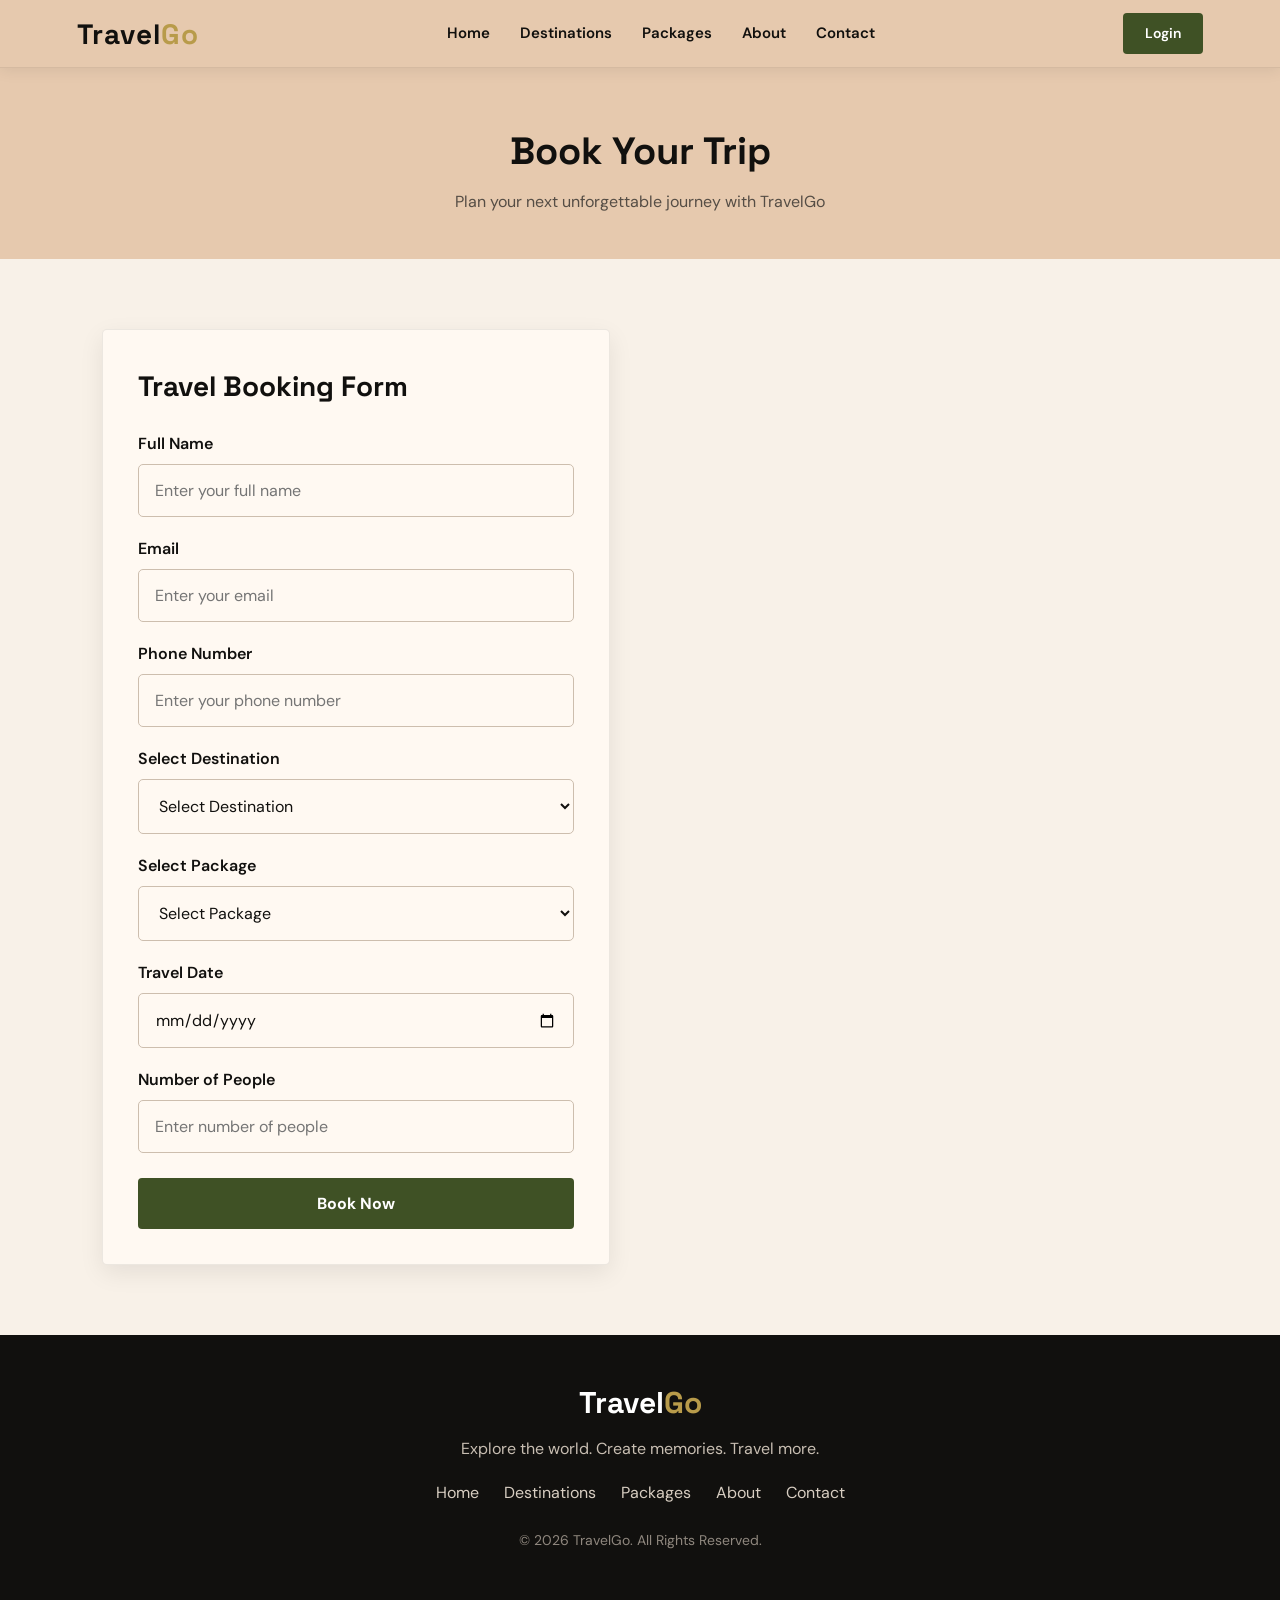
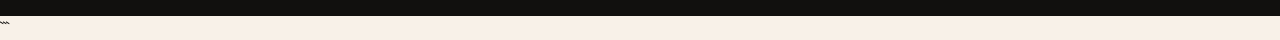
<file: booking.html>
<!DOCTYPE html>
<html lang="en">

<head>
    <meta charset="UTF-8">
    <meta name="viewport" content="width=device-width, initial-scale=1.0">
    <title>Book Your Trip - TravelGo</title>
    <link rel="stylesheet" href="style.css">
</head>

<body>

    <header class="navbar">
        <div class="logo">Travel<span>Go</span></div>

        <nav>
            <a href="index.html">Home</a>
            <a href="destinations.html">Destinations</a>
            <a href="packages.html">Packages</a>
            <a href="about.html">About</a>
            <a href="contact.html">Contact</a>
        </nav>

        <a href="login.html" class="login-btn">Login</a>
    </header>

    <section class="page-header">
        <h1>Book Your Trip</h1>
        <p>Plan your next unforgettable journey with TravelGo</p>
    </section>

    <section class="contact-page">
        <div class="contact-form">

            <h2>Travel Booking Form</h2>

            <form action="booking.php" method="POST">

                <label for="name">Full Name</label>
                <input type="text" id="name" name="name"
                    placeholder="Enter your full name" required>

                <label for="email">Email</label>
                <input type="email" id="email" name="email"
                    placeholder="Enter your email" required>

                <label for="phone">Phone Number</label>
                <input type="tel" id="phone" name="phone"
                    placeholder="Enter your phone number" required>

                <label for="destination">Select Destination</label>
                <select id="destination" name="destination" required>
                    <option value="">Select Destination</option>
                    <option value="Agra">Agra</option>
                    <option value="Jaipur">Jaipur</option>
                    <option value="Kerala">Kerala</option>
                    <option value="Goa">Goa</option>
                    <option value="Manali">Manali</option>
                </select>

                <label for="package">Select Package</label>
                <select id="package" name="package" required>
                    <option value="">Select Package</option>
                    <option value="Agra Weekend Escape">Agra Weekend Escape - ₹7,999</option>
                    <option value="Royal Rajasthan">Royal Rajasthan - ₹14,999</option>
                    <option value="Kerala Experience">Kerala Experience - ₹18,999</option>
                    <option value="Manali Adventure">Manali Adventure - ₹15,999</option>
                </select>

                <label for="travel_date">Travel Date</label>
                <input type="date" id="travel_date" name="travel_date" required>

                <label for="people">Number of People</label>
                <input type="number" id="people" name="people"
                    min="1" max="20"
                    placeholder="Enter number of people" required>

                <button type="submit">Book Now</button>

            </form>
        </div>
    </section>

    <footer>
        <div class="footer-logo">Travel<span>Go</span></div>
        <p>Explore the world. Create memories. Travel more.</p>

        <div class="footer-links">
            <a href="index.html">Home</a>
            <a href="destinations.html">Destinations</a>
            <a href="packages.html">Packages</a>
            <a href="about.html">About</a>
            <a href="contact.html">Contact</a>
        </div>

        <p class="copyright">© 2026 TravelGo. All Rights Reserved.</p>
    </footer>

    <script>
        document.addEventListener("DOMContentLoaded", function () {
            const params = new URLSearchParams(window.location.search);

            const selectedPackage = params.get("package");
            const selectedDestination = params.get("destination");

            const packageSelect = document.getElementById("package");
            const destinationSelect = document.getElementById("destination");
            const travelDateInput = document.getElementById("travel_date");

            if (selectedPackage && packageSelect) {
                const matchingPackage = Array.from(packageSelect.options)
                    .find(option =>
                        option.value.trim().toLowerCase() ===
                        selectedPackage.trim().toLowerCase()
                    );

                if (matchingPackage) {
                    packageSelect.value = matchingPackage.value;
                }
            }

            if (selectedDestination && destinationSelect) {
                const matchingDestination = Array.from(destinationSelect.options)
                    .find(option =>
                        option.value.trim().toLowerCase() ===
                        selectedDestination.trim().toLowerCase()
                    );

                if (matchingDestination) {
                    destinationSelect.value = matchingDestination.value;
                }
            }

            if (travelDateInput) {
                const today = new Date();
                const year = today.getFullYear();
                const month = String(today.getMonth() + 1).padStart(2, "0");
                const day = String(today.getDate()).padStart(2, "0");

                travelDateInput.min = `${year}-${month}-${day}`;
            }
        });
    </script>

</body>
</html>
```
</file>
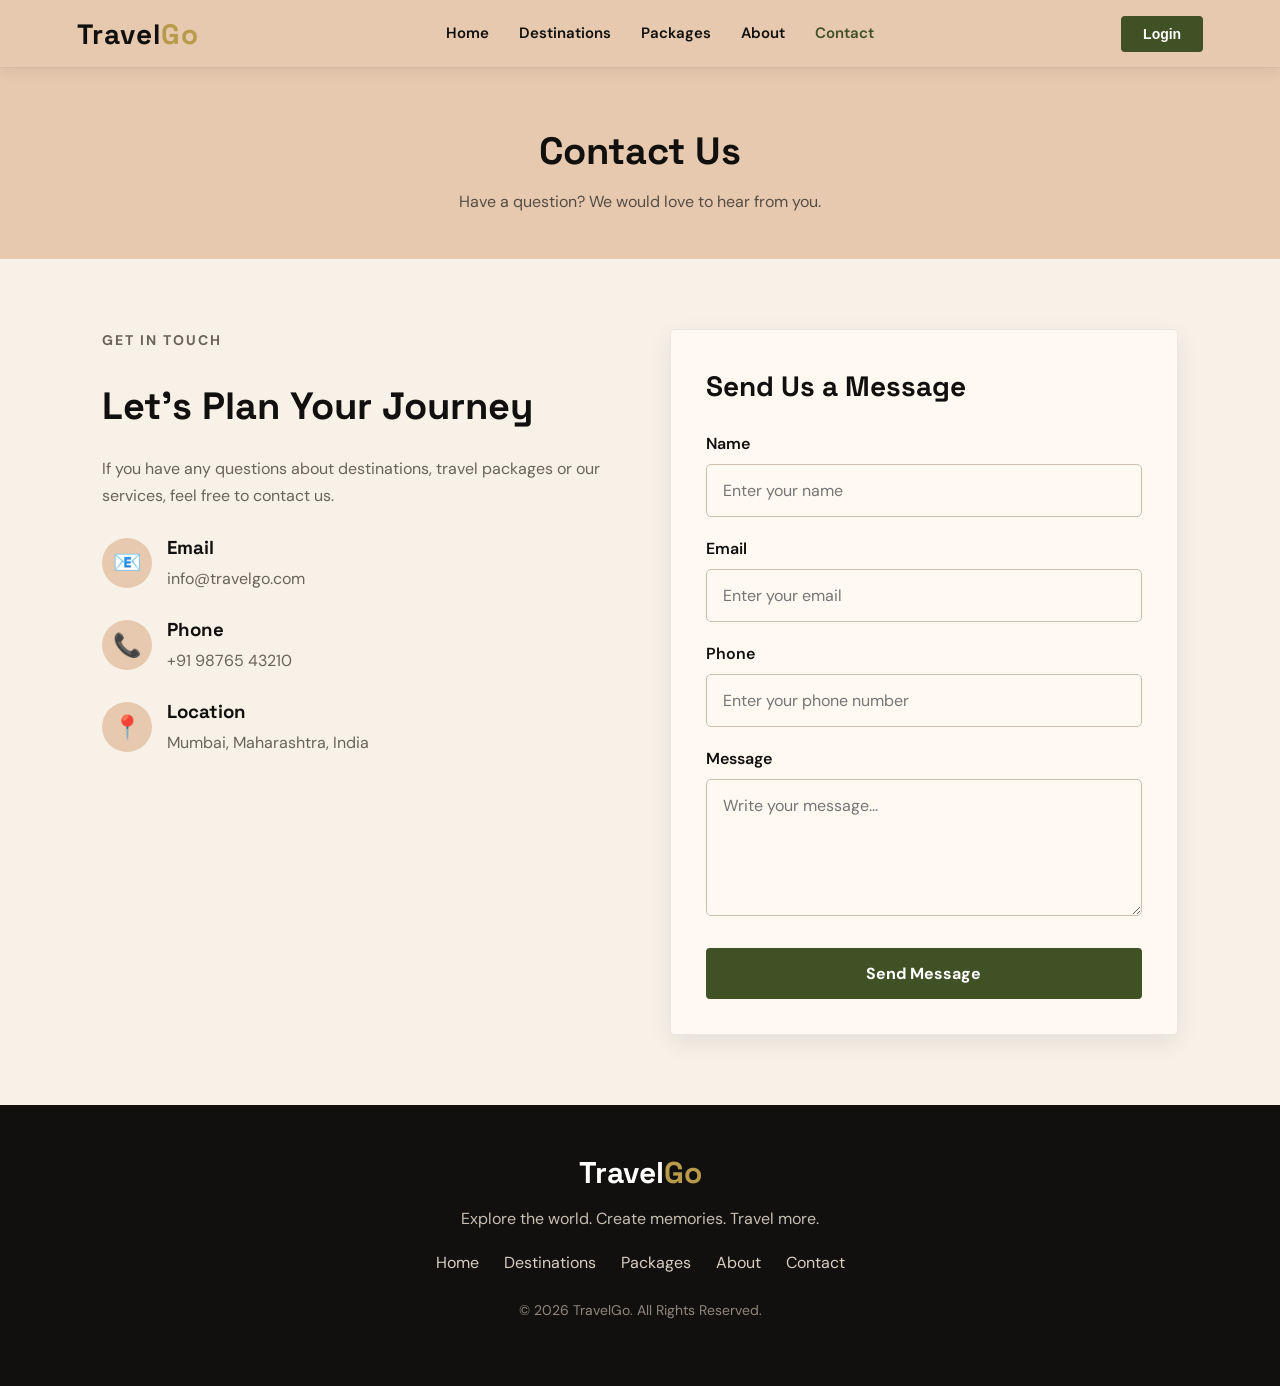
<file: contact.html>
<!DOCTYPE html>
<html lang="en">

<head>

    <meta charset="UTF-8">

    <meta name="viewport" content="width=device-width, initial-scale=1.0">

    <title>Contact Us - TravelGo</title>

    <link rel="stylesheet" href="style.css">

</head>

<body>


    <!-- ================= NAVBAR ================= -->

    <header class="navbar">

        <div class="logo">
            Travel<span>Go</span>
        </div>

        <nav>

            <a href="index.html">Home</a>

            <a href="destinations.html">Destinations</a>

            <a href="packages.html">Packages</a>

            <a href="about.html">About</a>

            <a href="contact.html" class="active">Contact</a>

        </nav>

        <button class="login-btn">
            Login
        </button>

    </header>


    <!-- ================= PAGE HEADER ================= -->

    <section class="page-header">

        <h1>
            Contact Us
        </h1>

        <p>
            Have a question? We would love to hear from you.
        </p>

    </section>


    <!-- ================= CONTACT SECTION ================= -->

    <section class="contact-page">


        <!-- Contact Information -->

        <div class="contact-info">

            <p class="about-small-title">
                GET IN TOUCH
            </p>

            <h2>
                Let's Plan Your Journey
            </h2>

            <p>
                If you have any questions about destinations,
                travel packages or our services, feel free to contact us.
            </p>


            <div class="contact-item">

                <div class="contact-icon">
                    📧
                </div>

                <div>

                    <h3>
                        Email
                    </h3>

                    <p>
                        info@travelgo.com
                    </p>

                </div>

            </div>


            <div class="contact-item">

                <div class="contact-icon">
                    📞
                </div>

                <div>

                    <h3>
                        Phone
                    </h3>

                    <p>
                        +91 98765 43210
                    </p>

                </div>

            </div>


            <div class="contact-item">

                <div class="contact-icon">
                    📍
                </div>

                <div>

                    <h3>
                        Location
                    </h3>

                    <p>
                        Mumbai, Maharashtra, India
                    </p>

                </div>

            </div>

        </div>


        <!-- Contact Form -->

        <div class="contact-form">

            <h2>
                Send Us a Message
            </h2>

            <form action="#" method="post">

                <label for="name">
                    Name
                </label>

                <input
                    type="text"
                    id="name"
                    name="name"
                    placeholder="Enter your name"
                    required>


                <label for="email">
                    Email
                </label>

                <input
                    type="email"
                    id="email"
                    name="email"
                    placeholder="Enter your email"
                    required>


                <label for="phone">
                    Phone
                </label>

                <input
                    type="tel"
                    id="phone"
                    name="phone"
                    placeholder="Enter your phone number">


                <label for="message">
                    Message
                </label>

                <textarea
                    id="message"
                    name="message"
                    rows="5"
                    placeholder="Write your message..."
                    required></textarea>


                <button type="submit">
                    Send Message
                </button>

            </form>

        </div>

    </section>


    <!-- ================= FOOTER ================= -->

    <footer>

        <div class="footer-logo">
            Travel<span>Go</span>
        </div>

        <p>
            Explore the world. Create memories. Travel more.
        </p>

        <div class="footer-links">

            <a href="index.html">
                Home
            </a>

            <a href="destinations.html">
                Destinations
            </a>

            <a href="packages.html">
                Packages
            </a>

            <a href="about.html">
                About
            </a>

            <a href="contact.html">
                Contact
            </a>

        </div>

        <p class="copyright">
            © 2026 TravelGo. All Rights Reserved.
        </p>

    </footer>


</body>

</html>
</file>
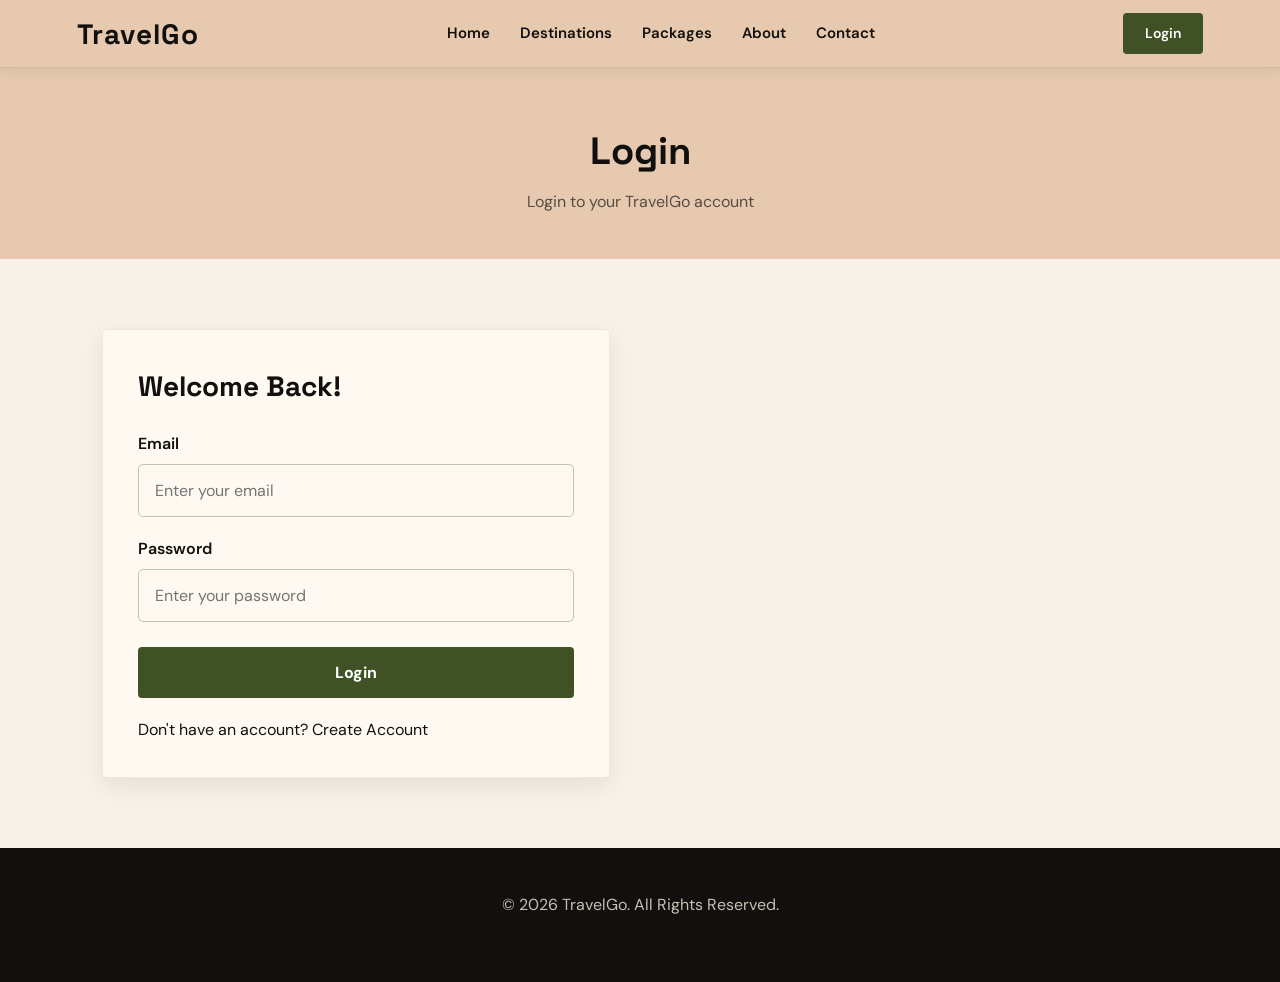
<file: login.html>
<!DOCTYPE html>
<html lang="en">
<head>
    <meta charset="UTF-8">
    <meta name="viewport" content="width=device-width, initial-scale=1.0">
    <title>Login - TravelGo</title>
    <link rel="stylesheet" href="style.css">
</head>

<body>

<header class="navbar">
    <div class="logo">TravelGo</div>

    <nav>
        <a href="index.html">Home</a>
        <a href="destinations.html">Destinations</a>
        <a href="packages.html">Packages</a>
        <a href="about.html">About</a>
        <a href="contact.html">Contact</a>
    </nav>

    <a href="login.html" class="login-btn">Login</a>
</header>

<section class="page-header">
    <h1>Login</h1>
    <p>Login to your TravelGo account</p>
</section>

<section class="contact-page">

    <div class="contact-form">

        <h2>Welcome Back!</h2>

        <form action="#" method="post">

            <label>Email</label>
            <input type="email" name="email" placeholder="Enter your email" required>

            <label>Password</label>
            <input type="password" name="password" placeholder="Enter your password" required>

            <button type="submit">Login</button>

        </form>

        <p style="margin-top: 20px;">
            Don't have an account?
            <a href="signup.html">Create Account</a>
        </p>

    </div>

</section>

<footer>
    <p>© 2026 TravelGo. All Rights Reserved.</p>
</footer>

</body>
</html>
</file>
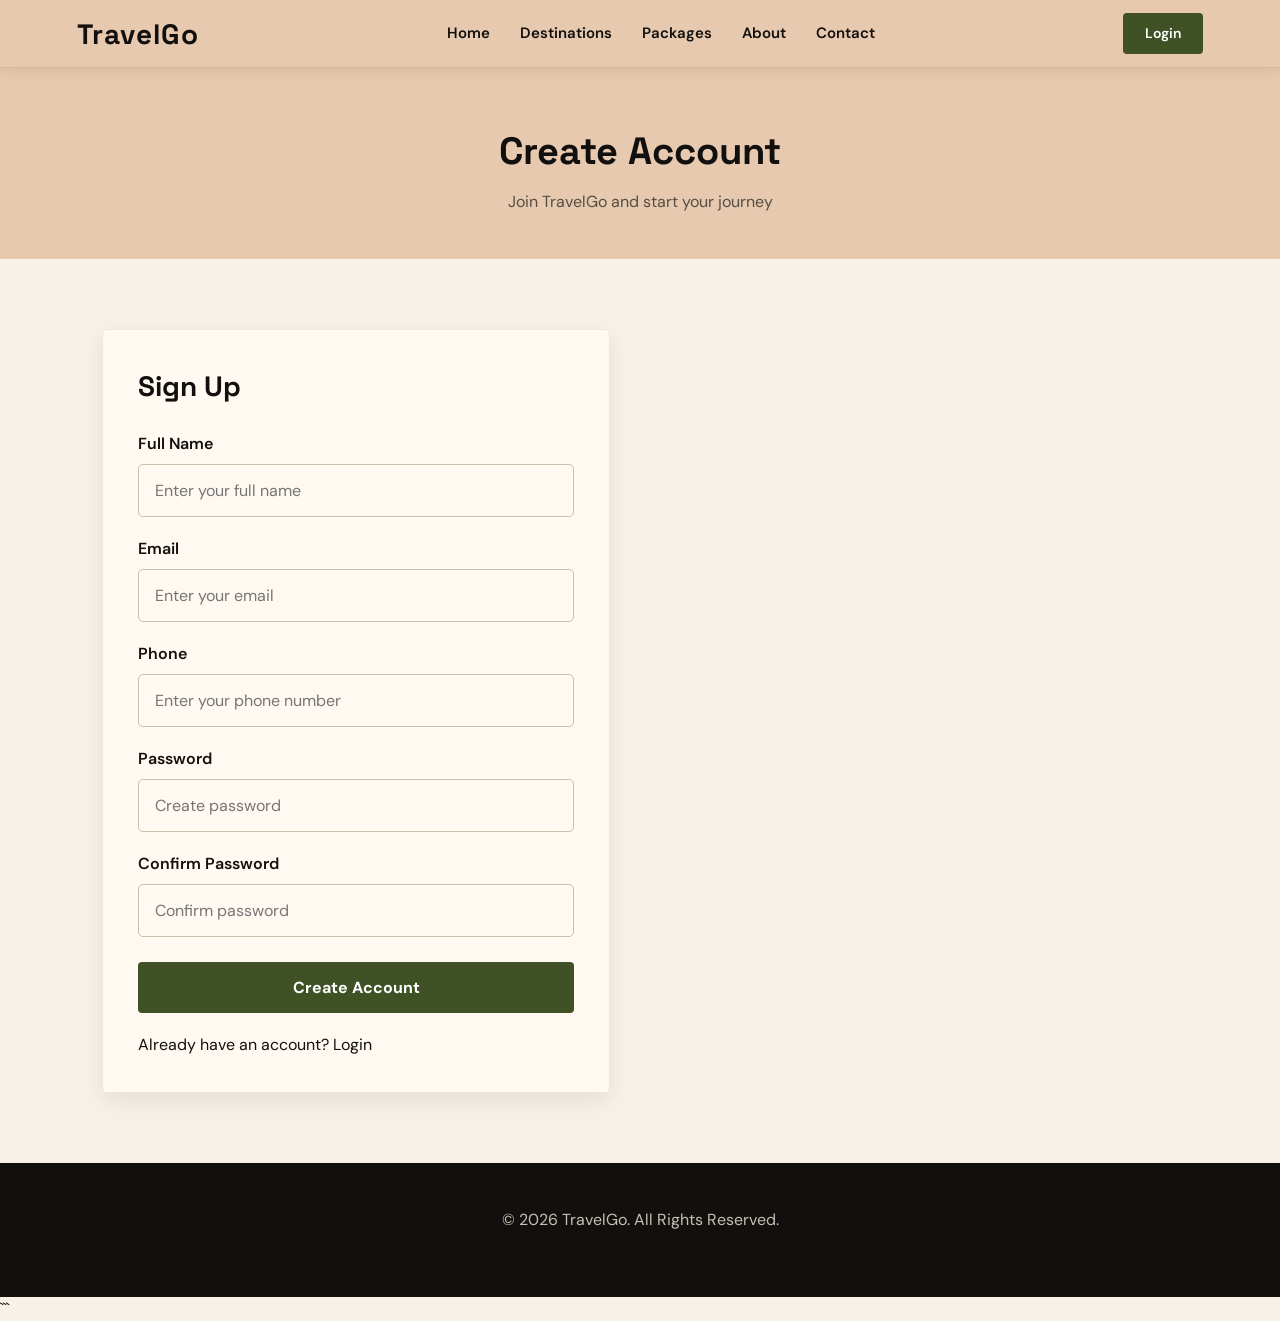
<file: signup.html>
<!DOCTYPE html>
<html lang="en">

<head>
    <meta charset="UTF-8">
    <meta name="viewport" content="width=device-width, initial-scale=1.0">
    <title>Sign Up - TravelGo</title>
    <link rel="stylesheet" href="style.css">
</head>

<body>

<header class="navbar">

    <div class="logo">TravelGo</div>

    <nav>
        <a href="index.html">Home</a>
        <a href="destinations.html">Destinations</a>
        <a href="packages.html">Packages</a>
        <a href="about.html">About</a>
        <a href="contact.html">Contact</a>
    </nav>

    <a href="login.html" class="login-btn">Login</a>

</header>


<section class="page-header">

    <h1>Create Account</h1>
    <p>Join TravelGo and start your journey</p>

</section>


<section class="contact-page">

    <div class="contact-form">

        <h2>Sign Up</h2>

        <form action="signup.php" method="POST">

            <label for="name">Full Name</label>
            <input
                type="text"
                id="name"
                name="name"
                placeholder="Enter your full name"
                required
            >


            <label for="email">Email</label>
            <input
                type="email"
                id="email"
                name="email"
                placeholder="Enter your email"
                required
            >


            <label for="phone">Phone</label>
            <input
                type="tel"
                id="phone"
                name="phone"
                placeholder="Enter your phone number"
                required
            >


            <label for="password">Password</label>
            <input
                type="password"
                id="password"
                name="password"
                placeholder="Create password"
                required
            >


            <label for="confirm_password">Confirm Password</label>
            <input
                type="password"
                id="confirm_password"
                name="confirm_password"
                placeholder="Confirm password"
                required
            >


            <button type="submit">Create Account</button>

        </form>


        <p style="margin-top: 20px;">

            Already have an account?

            <a href="login.html">Login</a>

        </p>

    </div>

</section>


<footer>

    <p>© 2026 TravelGo. All Rights Reserved.</p>

</footer>


</body>
</html>
```
</file>
<file: style.css>
/* ================= GOOGLE FONTS ================= */

@import url('https://fonts.googleapis.com/css2?family=DM+Sans:wght@400;500;600;700&family=Space+Grotesk:wght@400;500;600;700&display=swap');


/* ================= GENERAL ================= */

* {
    margin: 0;
    padding: 0;
    box-sizing: border-box;
}

html {
    scroll-behavior: smooth;
}

body {
    font-family: 'DM Sans', sans-serif;
    color: #11100E;
    background: #F8F1E8;
    line-height: 1.5;
}

a {
    text-decoration: none;
    color: inherit;
}

h1,
h2,
h3,
h4,
h5,
h6,
.logo {
    font-family: 'Space Grotesk', sans-serif;
    color: #11100E;
}


/* ================= NAVBAR ================= */

.navbar {
    width: 100%;
    min-height: 78px;
    display: flex;
    align-items: center;
    justify-content: space-between;
    padding: 0 7%;
    background: #E6C9AE;
    box-shadow: 0 2px 15px rgba(17, 16, 14, 0.08);
    border-bottom: 1px solid rgba(17, 16, 14, 0.08);
    position: sticky;
    top: 0;
    z-index: 1000;
}

.logo {
    font-size: 32px;
    font-weight: 700;
    color: #11100E;
    letter-spacing: 1px;
}

.logo span {
    color: #B89B4A;
}


/* Home page navbar */

.navbar nav {
    display: flex;
    align-items: center;
    gap: 30px;
}

.navbar nav a {
    font-size: 15px;
    font-weight: 600;
    color: #11100E;
    transition: 0.3s;
}

.navbar nav a:hover,
.navbar nav a.active {
    color: #3F5125;
}


/* Destinations / Packages navbar */

.nav-links {
    display: flex;
    align-items: center;
    gap: 30px;
    list-style: none;
    margin: 0;
    padding: 0;
}

.nav-links li {
    list-style: none;
}

.nav-links a {
    font-size: 15px;
    font-weight: 600;
    color: #11100E;
    transition: 0.3s;
}

.nav-links a:hover {
    color: #3F5125;
}


/* Login button */

.login-btn {
    border: none;
    background: #3F5125;
    color: white;
    padding: 12px 25px;
    border-radius: 4px;
    font-size: 15px;
    font-weight: 600;
    cursor: pointer;
    transition: 0.3s;
}

.login-btn:hover {
    background: #2F3D1C;
    transform: translateY(-1px);
}


/* ================= HERO ================= */

.hero {
    min-height: 620px;
    display: flex;
    align-items: center;
    padding: 80px 8%;

    background:
        linear-gradient(
            rgba(17, 16, 14, 0.40),
            rgba(17, 16, 14, 0.40)
        ),
        url("https://images.unsplash.com/photo-1500530855697-b586d89ba3ee?auto=format&fit=crop&w=1600&q=80");

    background-size: cover;
    background-position: center;
}

.hero-content {
    max-width: 700px;
    color: white;
}

.small-title {
    font-family: 'DM Sans', sans-serif;
    font-size: 14px;
    letter-spacing: 4px;
    margin-bottom: 20px;
    color: #E6C9AE;
    text-transform: uppercase;
    font-weight: 600;
}

.hero h1 {
    font-family: 'Space Grotesk', sans-serif;
    font-size: 64px;
    line-height: 1.08;
    margin-bottom: 20px;
    color: white;
    letter-spacing: -1px;
}

.hero h1 span {
    color: #E0C46B;
}

.hero-text {
    font-size: 18px;
    line-height: 1.7;
    margin-bottom: 30px;
    color: #F8F1E8;
}

.hero-buttons {
    display: flex;
    gap: 15px;
}

.primary-btn,
.secondary-btn {
    display: inline-block;
    padding: 13px 25px;
    border-radius: 4px;
    font-family: 'DM Sans', sans-serif;
    font-weight: 600;
    transition: 0.3s;
}

.primary-btn {
    background: #3F5125;
    color: white;
}

.primary-btn:hover {
    background: #2F3D1C;
    transform: translateY(-2px);
}

.secondary-btn {
    background: #F8F1E8;
    color: #11100E;
}

.secondary-btn:hover {
    background: #E6C9AE;
    transform: translateY(-2px);
}


/* ================= SECTIONS ================= */

.section {
    padding: 80px 8%;
    background: #F8F1E8;
}

.section-heading {
    text-align: center;
    margin-bottom: 45px;
}

.section-heading p {
    color: #B89B4A;
    font-size: 14px;
    font-weight: 700;
    letter-spacing: 2px;
    margin-bottom: 10px;
    text-transform: uppercase;
}

.section-heading h2 {
    font-family: 'Space Grotesk', sans-serif;
    font-size: 40px;
    margin-bottom: 12px;
    color: #11100E;
}

.section-heading span {
    color: #6B6259;
    font-size: 16px;
}


/* ================= DESTINATION CARDS ================= */

.destination-container {
    display: grid;
    grid-template-columns: repeat(3, 1fr);
    gap: 25px;
}

.destination-card {
    background: #FFF9F2;
    border-radius: 5px;
    overflow: hidden;
    border: 1px solid rgba(17, 16, 14, 0.08);
    box-shadow: 0 8px 25px rgba(17, 16, 14, 0.08);
    transition: 0.3s;
}

.destination-card:hover {
    transform: translateY(-7px);
    box-shadow: 0 14px 30px rgba(17, 16, 14, 0.14);
}

.destination-card img {
    width: 100%;
    height: 230px;
    object-fit: cover;
}

.card-content {
    padding: 22px;
}

.card-content h3 {
    font-family: 'Space Grotesk', sans-serif;
    font-size: 24px;
    margin-bottom: 10px;
}

.card-content p {
    color: #6B6259;
    line-height: 1.6;
    margin-bottom: 15px;
}

.card-content a {
    color: #3F5125;
    font-weight: 700;
}


/* ================= WHY US ================= */

.why-us {
    padding: 80px 8%;
    background: #E6C9AE;
}

.features {
    display: grid;
    grid-template-columns: repeat(4, 1fr);
    gap: 25px;
}

.feature-box {
    background: #FFF9F2;
    text-align: center;
    padding: 30px 20px;
    border-radius: 5px;
    border: 1px solid rgba(17, 16, 14, 0.08);
    box-shadow: 0 8px 25px rgba(17, 16, 14, 0.08);
}

.feature-icon {
    font-size: 40px;
    margin-bottom: 15px;
}

.feature-box h3 {
    font-family: 'Space Grotesk', sans-serif;
    margin-bottom: 12px;
}

.feature-box p {
    color: #6B6259;
    line-height: 1.6;
}


/* ================= PACKAGES ================= */

.package-container {
    display: grid;
    grid-template-columns: repeat(3, 1fr);
    gap: 25px;
}

.package-card {
    position: relative;
    background: #FFF9F2;
    padding: 35px 25px;
    border-radius: 5px;
    text-align: center;
    border: 1px solid rgba(17, 16, 14, 0.08);
    box-shadow: 0 8px 25px rgba(17, 16, 14, 0.08);
    transition: 0.3s;
}

.package-card:hover {
    transform: translateY(-6px);
    box-shadow: 0 14px 30px rgba(17, 16, 14, 0.14);
}

.package-card h3 {
    font-family: 'Space Grotesk', sans-serif;
    font-size: 24px;
    margin-bottom: 15px;
}

.package-price {
    color: #3F5125;
    font-size: 30px;
    font-weight: 700;
    margin-bottom: 10px;
}

.package-card ul {
    list-style: none;
    margin: 20px 0;
    line-height: 2;
    color: #554D45;
}

.package-card button {
    border: none;
    background: #3F5125;
    color: white;
    padding: 12px 25px;
    border-radius: 4px;
    cursor: pointer;
    font-family: 'DM Sans', sans-serif;
    font-size: 15px;
    font-weight: 600;
    transition: 0.3s;
}

.package-card button:hover {
    background: #2F3D1C;
    transform: translateY(-1px);
}

.package-card.popular {
    border: 2px solid #B89B4A;
}

.popular-tag {
    position: absolute;
    top: 0;
    right: 0;
    background: #B89B4A;
    color: #11100E;
    padding: 7px 14px;
    border-radius: 0 5px 0 5px;
    font-size: 12px;
    font-weight: 700;
}


/* ================= CONTACT HOME SECTION ================= */

.contact {
    padding: 60px 8%;
    background: #3F5125;
    color: white;
    display: flex;
    align-items: center;
    justify-content: space-between;
    gap: 30px;
}

.contact p {
    font-size: 14px;
    letter-spacing: 2px;
    margin-bottom: 10px;
}

.contact h2 {
    font-family: 'Space Grotesk', sans-serif;
    font-size: 35px;
    margin-bottom: 10px;
    color: white;
}

.contact span {
    color: #E6C9AE;
}

.contact button {
    background: #F8F1E8;
    color: #11100E;
    border: none;
    padding: 13px 28px;
    border-radius: 4px;
    font-family: 'DM Sans', sans-serif;
    font-weight: 700;
    cursor: pointer;
    transition: 0.3s;
}

.contact button:hover {
    background: #E6C9AE;
}


/* ================= PAGE HEADER ================= */

.page-header {
    text-align: center;
    padding: 75px 20px 55px;
    background: #E6C9AE;
}

.page-header h1 {
    font-family: 'Space Grotesk', sans-serif;
    font-size: 46px;
    margin-bottom: 12px;
    color: #11100E;
}

.page-header p {
    font-size: 18px;
    color: #554D45;
}


/* ================= DESTINATIONS PAGE ================= */

.destinations-section {
    display: grid;
    grid-template-columns: repeat(3, 1fr);
    gap: 30px;
    padding: 60px 8%;
    background: #F8F1E8;
}

.destinations-section .destination-card {
    background: #FFF9F2;
    border-radius: 5px;
    overflow: hidden;
    border: 1px solid rgba(17, 16, 14, 0.08);
    box-shadow: 0 8px 25px rgba(17, 16, 14, 0.08);
}

.destinations-section .destination-card img {
    width: 100%;
    height: 230px;
    object-fit: cover;
}

.destination-info {
    padding: 22px;
}

.destination-info h2 {
    font-family: 'Space Grotesk', sans-serif;
    margin-bottom: 10px;
    font-size: 25px;
}

.destination-info p {
    color: #6B6259;
    line-height: 1.6;
    margin-bottom: 15px;
}

.destination-info span {
    color: #3F5125;
    font-size: 14px;
    font-weight: 700;
}


/* ================= PACKAGES PAGE ================= */

.packages-section {
    display: grid;
    grid-template-columns: repeat(2, 1fr);
    gap: 30px;
    padding: 60px 8%;
    background: #F8F1E8;
}

.packages-section .package-card {
    display: flex;
    padding: 0;
    text-align: left;
    overflow: hidden;
}

.packages-section .package-card img {
    width: 42%;
    min-height: 280px;
    object-fit: cover;
}

.package-info {
    padding: 25px;
}

.package-info h2 {
    font-family: 'Space Grotesk', sans-serif;
    margin-bottom: 10px;
}

.package-duration {
    color: #3F5125 !important;
    font-weight: 700;
    margin-bottom: 10px;
}

.package-info p {
    color: #6B6259;
    line-height: 1.6;
}

.package-info h3 {
    font-family: 'Space Grotesk', sans-serif;
    margin: 18px 0;
    color: #3F5125;
}

.package-info button {
    background: #3F5125;
    color: white;
    border: none;
    padding: 11px 22px;
    border-radius: 4px;
    cursor: pointer;
    font-family: 'DM Sans', sans-serif;
    font-weight: 600;
    transition: 0.3s;
}

.package-info button:hover {
    background: #2F3D1C;
    transform: translateY(-1px);
}


/* ================= ABOUT PAGE ================= */

.about-page {
    display: grid;
    grid-template-columns: 1fr 1fr;
    gap: 50px;
    align-items: center;
    padding: 70px 8%;
    background: #F8F1E8;
}

.about-image img {
    width: 100%;
    height: 400px;
    object-fit: cover;
    border-radius: 5px;
}

.about-content {
    padding: 20px;
}

.about-small-title {
    color: #B89B4A;
    font-size: 14px;
    font-weight: 700;
    letter-spacing: 2px;
    margin-bottom: 12px;
}

.about-content h2 {
    font-family: 'Space Grotesk', sans-serif;
    font-size: 38px;
    margin-bottom: 20px;
}

.about-content p {
    color: #6B6259;
    line-height: 1.8;
    margin-bottom: 15px;
}


/* ================= CONTACT PAGE ================= */

.contact-page {
    display: grid;
    grid-template-columns: 1fr 1fr;
    gap: 60px;
    padding: 70px 8%;
    background: #F8F1E8;
}

.contact-info h2 {
    font-family: 'Space Grotesk', sans-serif;
    font-size: 38px;
    margin-bottom: 20px;
}

.contact-info > p {
    color: #6B6259;
    line-height: 1.7;
    margin-bottom: 25px;
}

.contact-item {
    display: flex;
    align-items: center;
    gap: 15px;
    margin-bottom: 25px;
}

.contact-icon {
    width: 50px;
    height: 50px;
    display: flex;
    align-items: center;
    justify-content: center;
    background: #E6C9AE;
    border-radius: 50%;
    font-size: 23px;
}

.contact-item h3 {
    font-family: 'Space Grotesk', sans-serif;
    margin-bottom: 5px;
}

.contact-item p {
    color: #6B6259;
}


/* ================= CONTACT / LOGIN / SIGNUP / BOOKING FORM ================= */

.contact-form {
    background: #FFF9F2;
    padding: 35px;
    border-radius: 5px;
    border: 1px solid rgba(17, 16, 14, 0.08);
    box-shadow: 0 8px 25px rgba(17, 16, 14, 0.08);
}

.contact-form h2 {
    font-family: 'Space Grotesk', sans-serif;
    margin-bottom: 25px;
    font-size: 28px;
}

.contact-form label {
    display: block;
    margin-bottom: 8px;
    font-weight: 600;
    color: #11100E;
}

.contact-form input,
.contact-form textarea,
.contact-form select {
    width: 100%;
    padding: 15px 16px;
    margin-bottom: 20px;
    border: 1px solid #CDBEAE;
    border-radius: 5px;
    font-size: 16px;
    font-family: 'DM Sans', sans-serif;
    background: #FFF9F2;
    color: #11100E;
    outline: none;
}

.contact-form input:focus,
.contact-form textarea:focus,
.contact-form select:focus {
    border-color: #3F5125;
    box-shadow: 0 0 0 2px rgba(63, 81, 37, 0.08);
}

.contact-form textarea {
    resize: vertical;
    min-height: 120px;
}

.contact-form select {
    cursor: pointer;
}

.contact-form button {
    width: 100%;
    padding: 15px;
    margin-top: 5px;
    border: none;
    border-radius: 4px;
    background: #3F5125;
    color: white;
    font-family: 'DM Sans', sans-serif;
    font-size: 16px;
    font-weight: 700;
    cursor: pointer;
    transition: 0.3s;
}

.contact-form button:hover {
    background: #2F3D1C;
    transform: translateY(-1px);
}


/* ================= FOOTER ================= */

footer {
    background: #11100E;
    color: white;
    text-align: center;
    padding: 45px 20px;
}

.footer-logo {
    font-family: 'Space Grotesk', sans-serif;
    font-size: 30px;
    font-weight: 700;
    margin-bottom: 12px;
}

.footer-logo span {
    color: #B89B4A;
}

footer > p {
    color: #C8BEB2;
    margin-bottom: 20px;
}

.footer-links {
    display: flex;
    justify-content: center;
    gap: 25px;
    margin-bottom: 25px;
}

.footer-links a {
    color: #D8CEC2;
    transition: 0.3s;
}

.footer-links a:hover {
    color: #B89B4A;
}

.copyright {
    font-size: 14px;
    color: #8F877E;
}


/* ================= RESPONSIVE ================= */

@media (max-width: 900px) {

    .navbar {
        padding: 15px 5%;
    }

    .navbar nav,
    .nav-links {
        gap: 15px;
    }

    .hero h1 {
        font-size: 50px;
    }

    .destination-container {
        grid-template-columns: repeat(2, 1fr);
    }

    .destinations-section {
        grid-template-columns: repeat(2, 1fr);
    }

    .features {
        grid-template-columns: repeat(2, 1fr);
    }

    .package-container {
        grid-template-columns: 1fr;
    }

    .packages-section {
        grid-template-columns: 1fr;
    }

    .about-page {
        grid-template-columns: 1fr;
    }

    .contact-page {
        grid-template-columns: 1fr;
    }
}


/* ================= MOBILE ================= */

@media (max-width: 650px) {

    .navbar {
        flex-direction: column;
        gap: 15px;
        padding: 20px;
    }

    .navbar nav,
    .nav-links {
        flex-wrap: wrap;
        justify-content: center;
    }

    .hero {
        min-height: 500px;
    }

    .hero h1 {
        font-size: 40px;
    }

    .hero-buttons {
        flex-direction: column;
    }

    .destination-container {
        grid-template-columns: 1fr;
    }

    .destinations-section {
        grid-template-columns: 1fr;
    }

    .features {
        grid-template-columns: 1fr;
    }

    .packages-section {
        grid-template-columns: 1fr;
    }

    .packages-section .package-card {
        display: block;
    }

    .packages-section .package-card img {
        width: 100%;
        height: 220px;
    }

    .contact {
        flex-direction: column;
        text-align: center;
    }

    .footer-links {
        flex-wrap: wrap;
    }

    .about-content h2,
    .contact-info h2 {
        font-size: 30px;
    }

    .about-image img {
        height: 300px;
    }
}
/* ================= DECENT / COMPACT SIZING ================= */

.logo {
    font-size: 28px;
}

.navbar {
    min-height: 68px;
    padding: 0 6%;
}

.nav-links {
    gap: 25px;
}

.nav-links a {
    font-size: 14px;
}

.login-btn {
    padding: 10px 22px;
    font-size: 14px;
}

/* Page Header */

.page-header {
    padding: 55px 20px 45px;
}

.page-header h1 {
    font-size: 38px;
    margin-bottom: 10px;
}

.page-header p {
    font-size: 16px;
}

/* Package section */

.packages-section {
    padding: 50px 8%;
    gap: 25px;
}

.packages-section .package-card img {
    min-height: 240px;
}

.package-info {
    padding: 22px;
}

.package-info h2 {
    font-size: 24px;
}

.package-info p {
    font-size: 15px;
}

.package-info h3 {
    font-size: 20px;
    margin: 14px 0;
}

.package-info button {
    padding: 10px 20px;
    font-size: 14px;
}

/* General headings */

.section-heading h2 {
    font-size: 34px;
}

.hero h1 {
    font-size: 52px;
}
</file>
